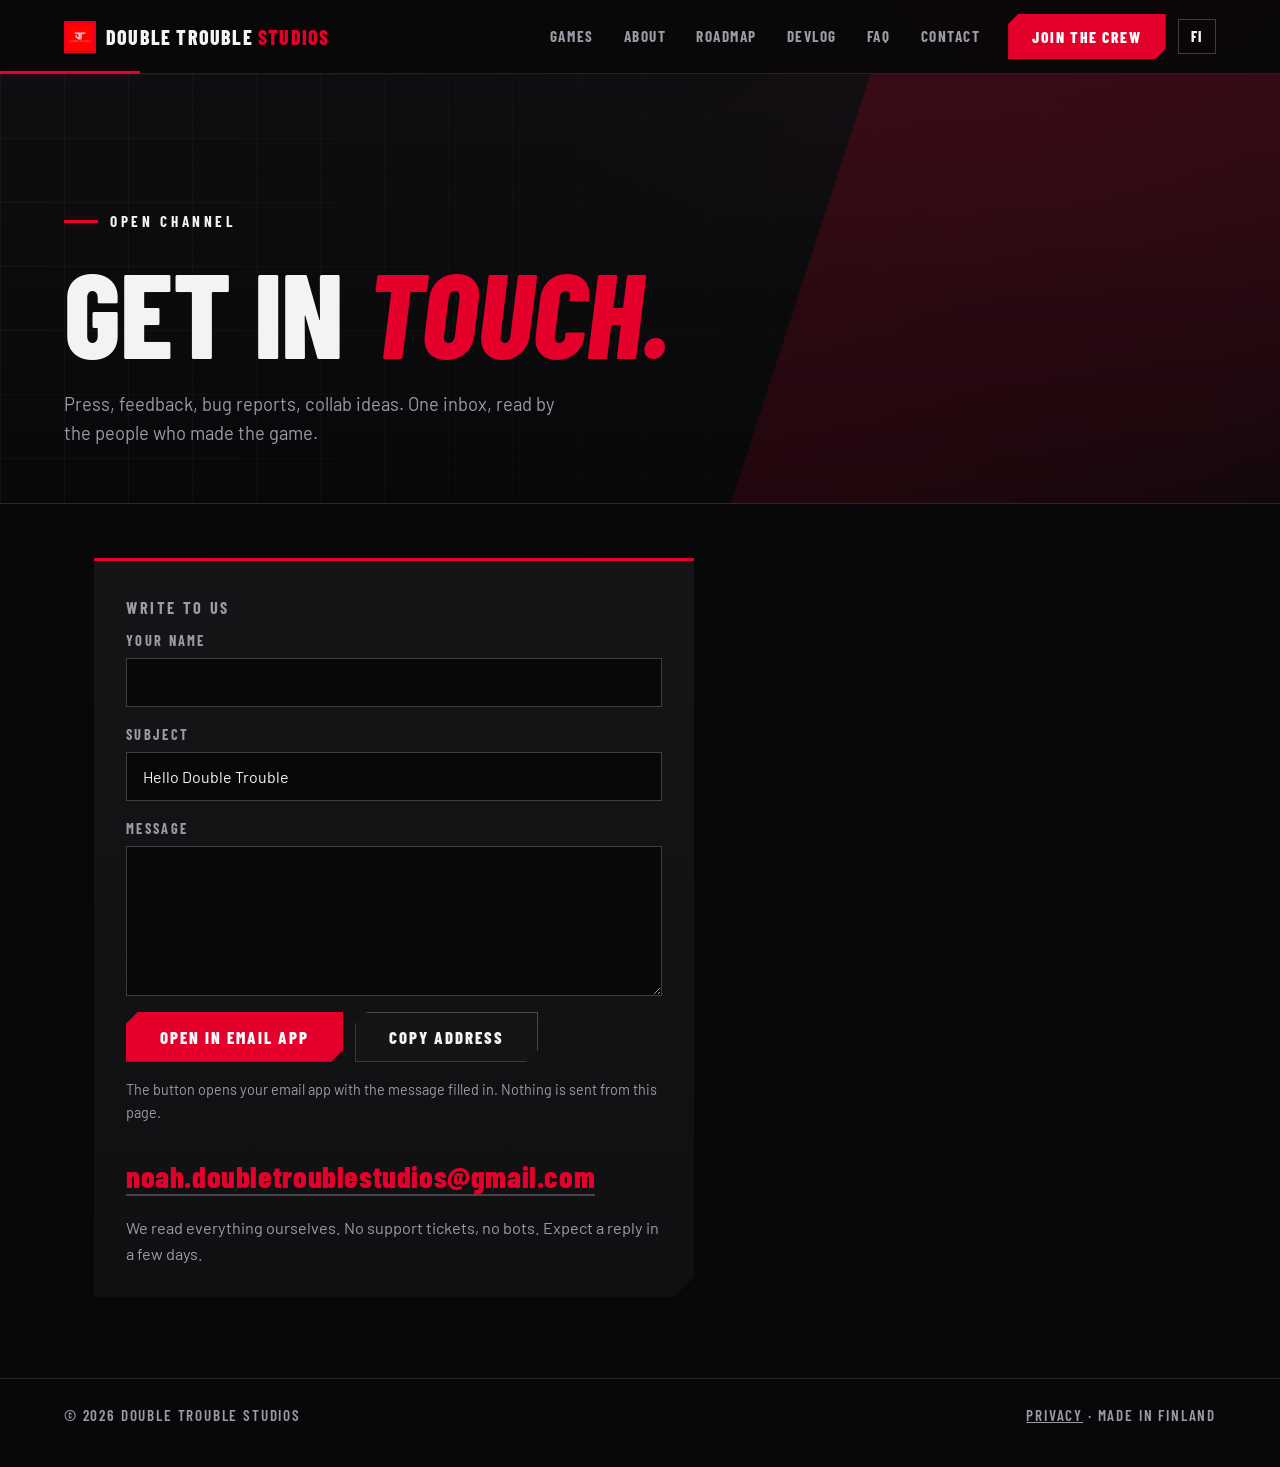
<file: contact.html>
<!DOCTYPE html>
<html lang="en" data-fi-title="Yhteys — Double Trouble Studios">
<head>
  <meta charset="UTF-8">
  <meta name="viewport" content="width=device-width, initial-scale=1.0">
  <title>Contact — Double Trouble Studios</title>
  <meta name="description" content="Get in touch with Double Trouble Studios.">
  <meta name="theme-color" content="#08080a">
  <link rel="canonical" href="https://double-trouble-studios.github.io/Double-Trouble-studios/contact.html">
  <link rel="preconnect" href="https://fonts.googleapis.com">
  <link rel="preconnect" href="https://fonts.gstatic.com" crossorigin>
  <link rel="icon" href="logo.jpg">
  <link rel="stylesheet" href="style.css">
</head>
<body>

  <a class="skip" href="#main" data-fi="Siirry sisältöön">Skip to content</a>

  <nav class="nav">
    <a href="index.html" class="brand">
      <img src="logo.jpg" alt="">
      <span>DOUBLE TROUBLE <em>STUDIOS</em></span>
    </a>
    <div class="nav-links">
      <a href="index.html#games">Games</a>
      <a href="index.html#about">About</a>
      <a href="index.html#roadmap">Roadmap</a>
      <a href="index.html#devlog">Devlog</a>
      <a href="index.html#faq">FAQ</a>
      <a href="contact.html">Contact</a>
      <a href="index.html#crew" class="nav-cta">Join the crew</a>
    </div>
  </nav>

  <header class="hero" style="padding-bottom: 6vh;">
    <p class="eyebrow" data-fi="Avoin kanava">Open channel</p>
    <h1 data-fi="Ota <em>yhteyttä.</em>">Get in <em>touch.</em></h1>
    <p class="hero-sub" data-fi="Lehdistö, palaute, bugiraportit, yhteistyöideat. Yksi postilaatikko, jota lukevat pelin tekijät.">Press, feedback, bug reports, collab ideas. One inbox, read by the people who made the game.</p>
  </header>

  <main id="main">
    <section class="section" style="padding-top: 6vh;">
      <div class="member-panel">
        <p class="lead" style="font-family: var(--font-display); font-weight: 700; letter-spacing: 0.16em; text-transform: uppercase;" data-fi="Kirjoita meille">Write to us</p>

        <form class="contact-form" id="contact-form" novalidate>
          <label><span data-fi="Nimesi">Your name</span>
            <input type="text" id="cf-name" autocomplete="name" maxlength="80">
          </label>
          <label><span data-fi="Aihe">Subject</span>
            <input type="text" id="cf-subject" maxlength="120" value="Hello Double Trouble">
          </label>
          <label><span data-fi="Viesti">Message</span>
            <textarea id="cf-message" maxlength="3000"></textarea>
          </label>
          <div class="contact-actions">
            <button type="submit" class="btn btn-primary"><span class="btn-label" data-fi="Avaa sähköpostissa">Open in email app</span></button>
            <button type="button" class="btn btn-ghost" data-copy="noah.doubletroublestudios@gmail.com" data-fi="Kopioi osoite">Copy address</button>
          </div>
          <p class="contact-hint" data-fi="Painike avaa sähköpostiohjelmasi valmiiksi täytetyllä viestillä. Mitään ei lähetetä tältä sivulta.">The button opens your email app with the message filled in. Nothing is sent from this page.</p>
        </form>

        <p style="margin: 28px 0 0;">
          <a class="mail-link" href="mailto:noah.doubletroublestudios@gmail.com">noah.doubletroublestudios@gmail.com</a>
        </p>
        <p class="lead" style="margin: 14px 0 0;" data-fi="Luemme kaiken itse. Ei tukitikettejä, ei botteja. Odota vastausta muutamassa päivässä.">We read everything ourselves. No support tickets, no bots. Expect a reply in a few days.</p>
      </div>
    </section>
  </main>

  <footer class="footer">
    <span>&copy; 2026 Double Trouble Studios</span>
    <span class="footer-dim"><a href="privacy.html" data-fi="Tietosuoja">Privacy</a> &middot; <span data-fi="Tehty Suomessa">Made in Finland</span></span>
  </footer>

  <script src="nav.js"></script>
  <script>
    // Builds a mailto: link from the form. No backend, nothing leaves the browser until the user sends it.
    (function () {
      var form = document.getElementById("contact-form");
      var subject = document.getElementById("cf-subject");
      var to = "noah.doubletroublestudios@gmail.com";
      var defaultSubject = "Hello Double Trouble";

      form.addEventListener("submit", function (e) {
        e.preventDefault();
        var name = document.getElementById("cf-name").value.trim();
        var message = document.getElementById("cf-message").value.trim();
        var subj = subject.value.trim() || defaultSubject;
        var body = message + (name ? "\n\n" + name : "");
        if (!message) {
          window.dtToast(window.dtT("Write a message first", "Kirjoita ensin viesti"));
          document.getElementById("cf-message").focus();
          return;
        }
        location.href = "mailto:" + to + "?subject=" + encodeURIComponent(subj) + "&body=" + encodeURIComponent(body);
      });

      // Keep the prefilled subject in step with the language until the user edits it
      var edited = false;
      subject.addEventListener("input", function () { edited = true; });
      document.addEventListener("dt:lang", function () {
        if (!edited) subject.value = window.dtT("Hello Double Trouble", "Moi Double Trouble");
      });
      if (window.dtLang === "fi") subject.value = "Moi Double Trouble";
    })();
  </script>
</body>
</html>
</file>
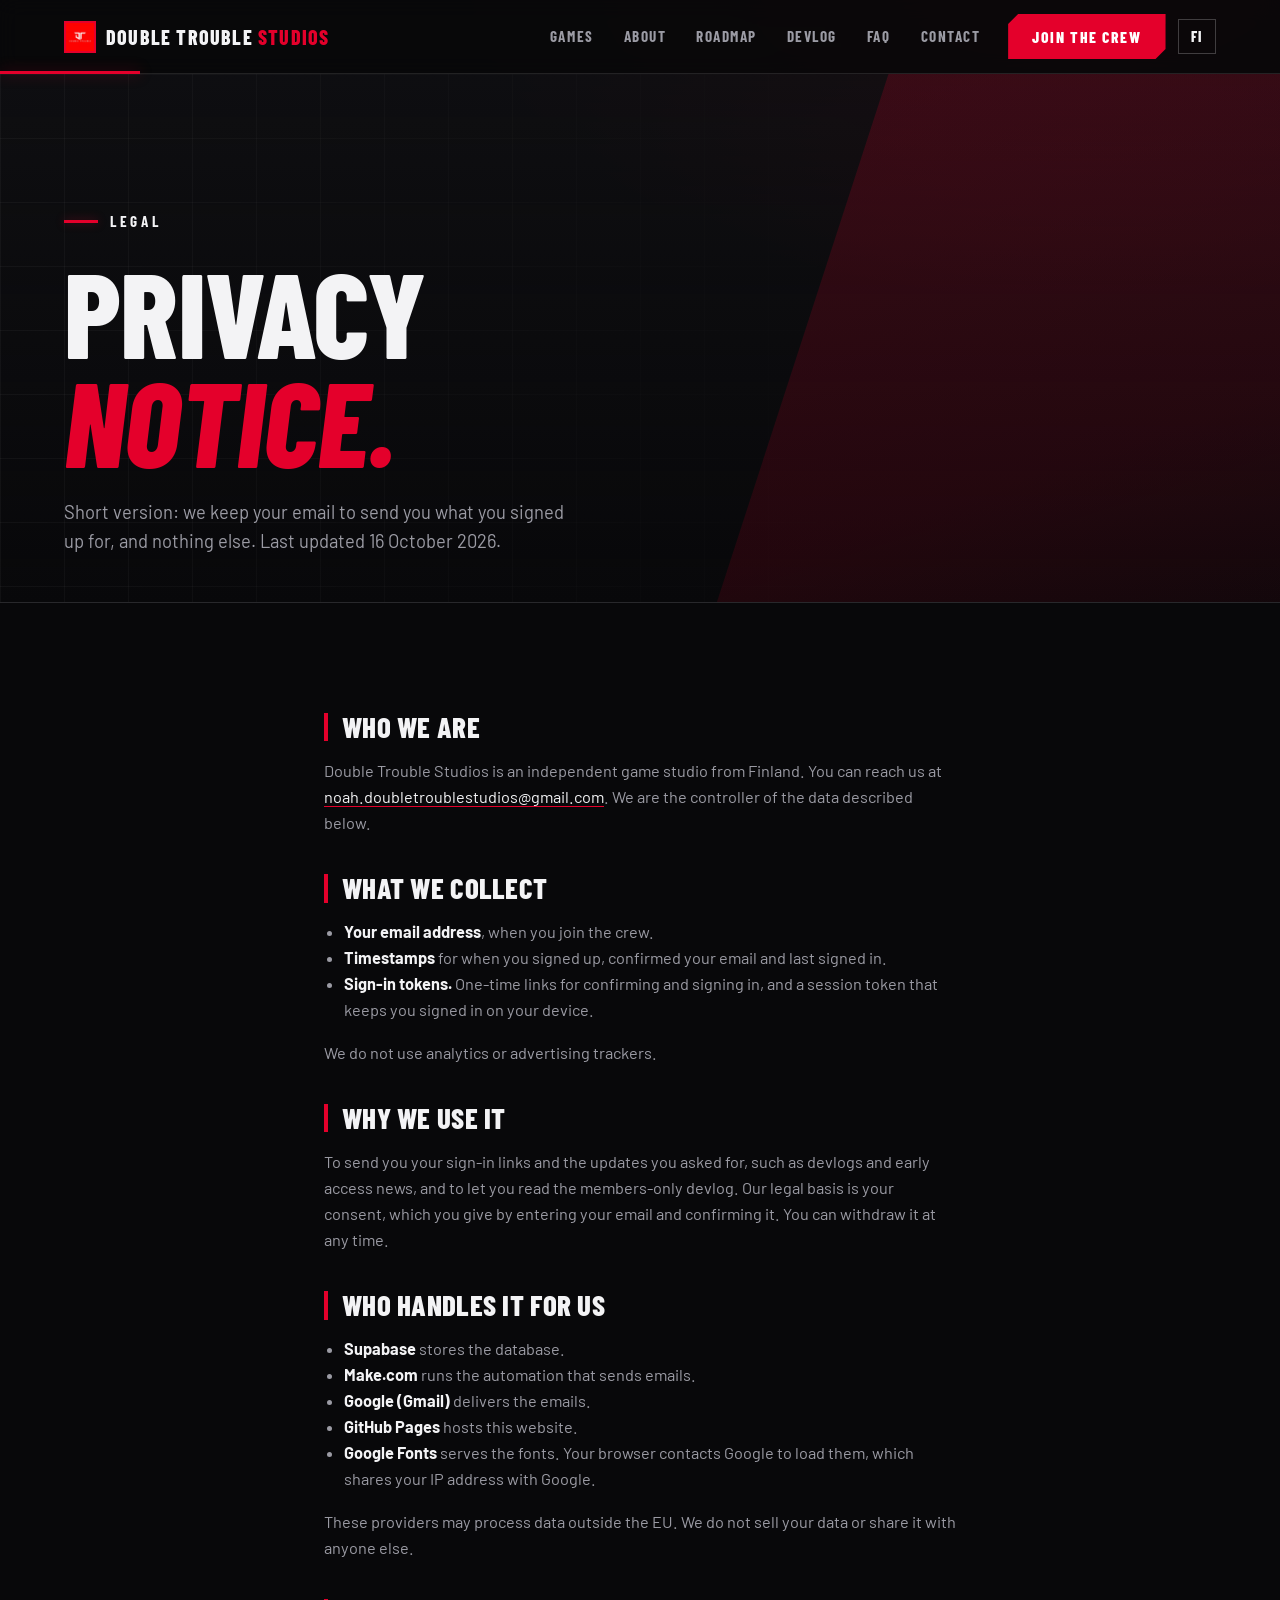
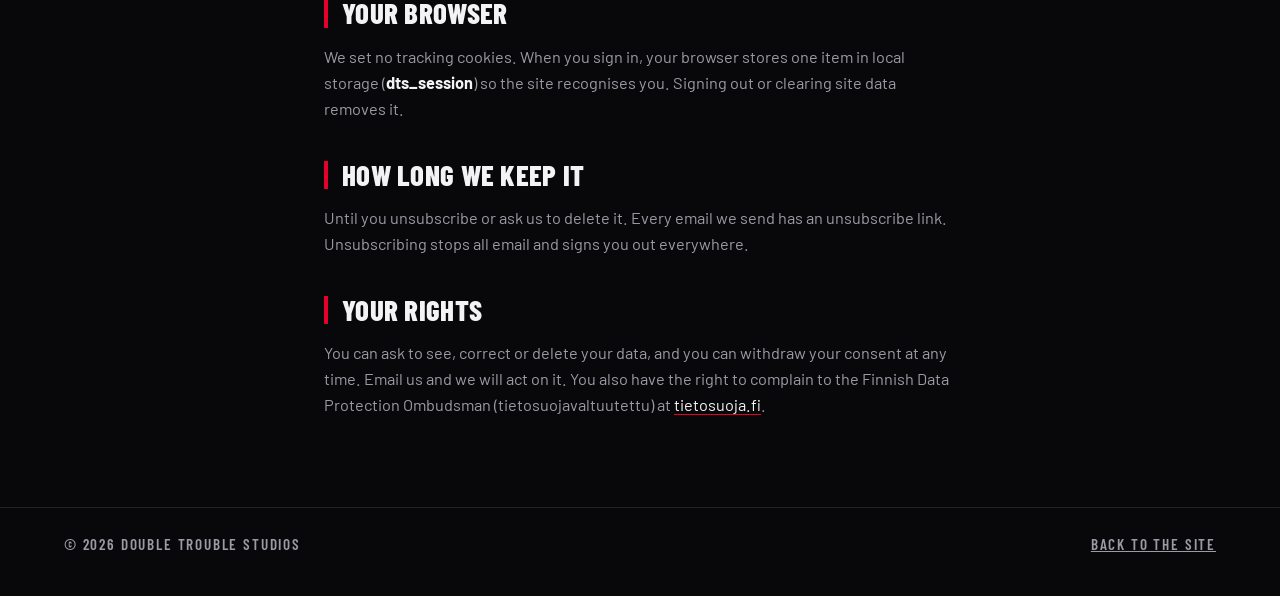
<file: privacy.html>
<!DOCTYPE html>
<html lang="en" data-fi-title="Tietosuojaseloste — Double Trouble Studios">
<head>
  <meta charset="UTF-8">
  <meta name="viewport" content="width=device-width, initial-scale=1.0">
  <title>Privacy notice — Double Trouble Studios</title>
  <meta name="description" content="How Double Trouble Studios handles your email address and data.">
  <meta name="theme-color" content="#08080a">
  <link rel="preconnect" href="https://fonts.googleapis.com">
  <link rel="preconnect" href="https://fonts.gstatic.com" crossorigin>
  <link rel="canonical" href="https://double-trouble-studios.github.io/Double-Trouble-studios/privacy.html">
  <link rel="icon" href="logo.jpg">
  <link rel="stylesheet" href="style.css">
</head>
<body>

  <nav class="nav">
    <a href="index.html" class="brand">
      <img src="logo.jpg" alt="">
      <span>DOUBLE TROUBLE <em>STUDIOS</em></span>
    </a>
    <div class="nav-links">
      <a href="index.html#games">Games</a>
      <a href="index.html#about">About</a>
      <a href="index.html#roadmap">Roadmap</a>
      <a href="index.html#devlog">Devlog</a>
      <a href="index.html#faq">FAQ</a>
      <a href="contact.html">Contact</a>
      <a href="index.html#crew" class="nav-cta">Join the crew</a>
    </div>
  </nav>

  <header class="hero" style="padding-bottom: 5vh;">
    <p class="eyebrow" data-fi="Juridiikka">Legal</p>
    <h1 data-fi="Tietosuoja<em>seloste.</em>">Privacy <em>notice.</em></h1>
    <p class="hero-sub" data-fi="Lyhyesti: säilytämme sähköpostiosoitteesi lähettääksemme sinulle tilaamasi viestit, emme mihinkään muuhun. Päivitetty viimeksi 16.10.2026.">Short version: we keep your email to send you what you signed up for, and nothing else. Last updated 16 October 2026.</p>
  </header>

  <main id="main" class="prose">
    <h2 data-fi="Keitä olemme">Who we are</h2>
    <p data-fi="Double Trouble Studios on itsenäinen pelistudio Suomesta. Tavoitat meidät osoitteessa <a href='mailto:noah.doubletroublestudios@gmail.com'>noah.doubletroublestudios@gmail.com</a>. Olemme alla kuvattujen tietojen rekisterinpitäjä.">Double Trouble Studios is an independent game studio from Finland. You can reach us at <a href="mailto:noah.doubletroublestudios@gmail.com">noah.doubletroublestudios@gmail.com</a>. We are the controller of the data described below.</p>

    <h2 data-fi="Mitä keräämme">What we collect</h2>
    <ul>
      <li data-fi="<strong>Sähköpostiosoitteesi</strong>, kun liityt jengiin."><strong>Your email address</strong>, when you join the crew.</li>
      <li data-fi="<strong>Aikaleimat</strong> siitä, milloin liityit, vahvistit sähköpostisi ja kirjauduit viimeksi."><strong>Timestamps</strong> for when you signed up, confirmed your email and last signed in.</li>
      <li data-fi="<strong>Kirjautumistunnisteet.</strong> Kertakäyttöiset linkit vahvistukseen ja kirjautumiseen sekä istuntotunniste, joka pitää sinut kirjautuneena laitteellasi."><strong>Sign-in tokens.</strong> One-time links for confirming and signing in, and a session token that keeps you signed in on your device.</li>
    </ul>
    <p data-fi="Emme käytä analytiikkaa emmekä mainosseurantaa.">We do not use analytics or advertising trackers.</p>

    <h2 data-fi="Miksi käytämme sitä">Why we use it</h2>
    <p data-fi="Lähettääksemme sinulle kirjautumislinkit ja tilaamasi päivitykset, kuten kehityspäiväkirjat ja ennakkopääsyuutiset, sekä antaaksemme sinun lukea vain jäsenille tarkoitettua kehityspäiväkirjaa. Käsittelyn peruste on suostumuksesi, jonka annat syöttämällä ja vahvistamalla sähköpostisi. Voit peruuttaa sen milloin tahansa.">To send you your sign-in links and the updates you asked for, such as devlogs and early access news, and to let you read the members-only devlog. Our legal basis is your consent, which you give by entering your email and confirming it. You can withdraw it at any time.</p>

    <h2 data-fi="Ketkä käsittelevät sitä puolestamme">Who handles it for us</h2>
    <ul>
      <li data-fi="<strong>Supabase</strong> tallentaa tietokannan."><strong>Supabase</strong> stores the database.</li>
      <li data-fi="<strong>Make.com</strong> pyörittää sähköpostit lähettävää automaatiota."><strong>Make.com</strong> runs the automation that sends emails.</li>
      <li data-fi="<strong>Google (Gmail)</strong> toimittaa sähköpostit."><strong>Google (Gmail)</strong> delivers the emails.</li>
      <li data-fi="<strong>GitHub Pages</strong> isännöi tätä sivustoa."><strong>GitHub Pages</strong> hosts this website.</li>
      <li data-fi="<strong>Google Fonts</strong> tarjoaa fontit. Selaimesi ottaa yhteyden Googleen niiden lataamiseksi, jolloin IP-osoitteesi jaetaan Googlen kanssa."><strong>Google Fonts</strong> serves the fonts. Your browser contacts Google to load them, which shares your IP address with Google.</li>
    </ul>
    <p data-fi="Nämä palveluntarjoajat voivat käsitellä tietoja EU:n ulkopuolella. Emme myy tietojasi emmekä jaa niitä kenellekään muulle.">These providers may process data outside the EU. We do not sell your data or share it with anyone else.</p>

    <h2 data-fi="Selaimesi">Your browser</h2>
    <p data-fi="Emme aseta seurantaevästeitä. Kun kirjaudut sisään, selaimesi tallentaa yhden kohteen paikalliseen tallennustilaan (<strong>dts_session</strong>), jotta sivusto tunnistaa sinut. Uloskirjautuminen tai sivustotietojen tyhjentäminen poistaa sen.">We set no tracking cookies. When you sign in, your browser stores one item in local storage (<strong>dts_session</strong>) so the site recognises you. Signing out or clearing site data removes it.</p>

    <h2 data-fi="Kuinka kauan säilytämme sitä">How long we keep it</h2>
    <p data-fi="Kunnes perut tilauksen tai pyydät meitä poistamaan sen. Jokaisessa lähettämässämme viestissä on peruutuslinkki. Peruutus lopettaa kaiken sähköpostin ja kirjaa sinut ulos kaikkialta.">Until you unsubscribe or ask us to delete it. Every email we send has an unsubscribe link. Unsubscribing stops all email and signs you out everywhere.</p>

    <h2 data-fi="Oikeutesi">Your rights</h2>
    <p data-fi="Voit pyytää nähdä, oikaista tai poistaa tietosi, ja voit peruuttaa suostumuksesi milloin tahansa. Lähetä meille sähköpostia, niin hoidamme asian. Sinulla on myös oikeus tehdä valitus tietosuojavaltuutetulle osoitteessa <a href='https://tietosuoja.fi'>tietosuoja.fi</a>.">You can ask to see, correct or delete your data, and you can withdraw your consent at any time. Email us and we will act on it. You also have the right to complain to the Finnish Data Protection Ombudsman (tietosuojavaltuutettu) at <a href="https://tietosuoja.fi">tietosuoja.fi</a>.</p>
  </main>

  <footer class="footer">
    <span>&copy; 2026 Double Trouble Studios</span>
    <span class="footer-dim" data-fi="<a href='index.html'>Takaisin sivustolle</a>"><a href="index.html">Back to the site</a></span>
  </footer>

  <script src="nav.js"></script>
</body>
</html>
</file>
<file: style.css>
/* Double Trouble Studios — black and red, AAA publisher system */

@import url("https://fonts.googleapis.com/css2?family=Barlow+Condensed:ital,wght@0,600;0,700;0,800;1,800&family=Barlow:wght@400;500;600&display=swap");

:root {
  --bg: #08080a;
  --bg-2: #101013;
  --panel: #151518;
  --line: rgba(255, 255, 255, 0.11);
  --line-strong: rgba(255, 255, 255, 0.22);
  --ink: #f3f3f5;
  --muted: #9b9ba4;
  --red: #e4002b;
  --red-dark: #8c001a;
  --red-glow: rgba(228, 0, 43, 0.35);
  --font-display: "Barlow Condensed", "Arial Narrow", sans-serif;
  --font-body: "Barlow", sans-serif;
}

* { box-sizing: border-box; }
html { scroll-behavior: smooth; }

body {
  margin: 0;
  background:
    radial-gradient(900px 500px at 85% -5%, rgba(228, 0, 43, 0.16), transparent 70%),
    var(--bg);
  background-attachment: fixed;
  color: var(--ink);
  font-family: var(--font-body);
  font-size: 1.02rem;
  line-height: 1.6;
  -webkit-font-smoothing: antialiased;
  overflow-x: hidden;
}

h1, h2, h3 {
  font-family: var(--font-display);
  font-weight: 800;
  text-transform: uppercase;
  letter-spacing: 0.01em;
  margin: 0;
  line-height: 0.98;
}

em { font-style: italic; color: var(--red); }
a { color: inherit; }
.hidden { display: none !important; }

/* ---------- Nav ---------- */
.nav {
  position: sticky;
  top: 0;
  z-index: 40;
  display: flex;
  align-items: center;
  justify-content: space-between;
  gap: 16px;
  padding: 14px 5vw;
  background: rgba(8, 8, 10, 0.88);
  backdrop-filter: blur(10px);
  border-bottom: 1px solid var(--line);
}
.nav::after {
  content: "";
  position: absolute;
  left: 0; bottom: -1px;
  width: 140px; height: 3px;
  background: var(--red);
  box-shadow: 0 0 14px var(--red-glow);
}

.brand {
  display: flex;
  align-items: center;
  gap: 10px;
  text-decoration: none;
  font-family: var(--font-display);
  font-weight: 800;
  font-size: 1.25rem;
  letter-spacing: 0.06em;
  text-transform: uppercase;
  white-space: nowrap;
}
.brand img { width: 32px; height: 32px; border: 2px solid var(--red); }
.brand em { font-style: normal; color: var(--red); }

.nav-links { display: flex; align-items: center; gap: 2px; }
.nav-links a:not(.nav-cta):not(.nav-member) {
  text-decoration: none;
  color: var(--muted);
  font-family: var(--font-display);
  font-weight: 700;
  font-size: 0.95rem;
  letter-spacing: 0.1em;
  text-transform: uppercase;
  padding: 8px 14px;
  transition: color 0.15s ease;
}
.nav-links a:not(.nav-cta):not(.nav-member):hover { color: var(--ink); }

.nav-cta {
  margin-left: 12px;
  padding: 10px 24px;
  text-decoration: none;
  white-space: nowrap;
  background: var(--red);
  color: #fff !important;
  font-family: var(--font-display);
  font-weight: 800;
  font-size: 0.98rem;
  letter-spacing: 0.1em;
  text-transform: uppercase;
  clip-path: polygon(10px 0, 100% 0, 100% calc(100% - 10px), calc(100% - 10px) 100%, 0 100%, 0 10px);
  transition: background 0.15s ease;
}
.nav-cta:hover { background: #ff1a42; }

.nav-member {
  display: flex;
  align-items: center;
  gap: 10px;
  margin-left: 12px;
  padding: 7px 16px;
  border: 1px solid var(--line-strong);
  font-family: var(--font-display);
  font-weight: 700;
  font-size: 0.95rem;
  letter-spacing: 0.06em;
  text-transform: uppercase;
}
.nav-member .dot { width: 8px; height: 8px; background: var(--red); box-shadow: 0 0 10px var(--red); flex-shrink: 0; }
.nav-member .email { text-transform: none; letter-spacing: 0; font-family: var(--font-body); font-weight: 500; font-size: 0.85rem; }
.nav-member button {
  background: none; border: none; color: var(--muted);
  cursor: pointer; font: inherit; font-size: 0.8rem; text-decoration: underline; text-transform: none; padding: 0;
}
.nav-member button:hover { color: var(--red); }

/* ---------- Hero ---------- */
.hero {
  position: relative;
  overflow: hidden;
  padding: 15vh 5vw 13vh;
  display: flex;
  flex-direction: column;
  gap: 24px;
  background: linear-gradient(180deg, rgba(16, 16, 19, 0.75), transparent);
  border-bottom: 1px solid var(--line);
}
.hero::before {
  content: "";
  position: absolute;
  top: -20%; right: -8%;
  width: 46%; height: 150%;
  background: linear-gradient(160deg, var(--red) 0%, var(--red-dark) 60%, transparent 100%);
  transform: skewX(-18deg);
  opacity: 0.2;
  pointer-events: none;
}
.hero::after {
  content: "";
  position: absolute;
  inset: 0;
  background-image:
    linear-gradient(var(--line) 1px, transparent 1px),
    linear-gradient(90deg, var(--line) 1px, transparent 1px);
  background-size: 64px 64px;
  mask-image: linear-gradient(90deg, #000 0%, transparent 70%);
  opacity: 0.35;
  pointer-events: none;
}
.hero > * { position: relative; z-index: 1; }

.eyebrow {
  display: inline-flex;
  align-items: center;
  align-self: flex-start;
  gap: 12px;
  margin: 0;
  font-family: var(--font-display);
  font-weight: 700;
  font-size: 0.95rem;
  letter-spacing: 0.24em;
  text-transform: uppercase;
  color: var(--ink);
}
.eyebrow::before { content: ""; width: 34px; height: 3px; background: var(--red); box-shadow: 0 0 10px var(--red-glow); }

.hero h1 {
  font-size: clamp(3rem, 9.4vw, 8rem);
  line-height: 0.9;
  max-width: 11ch;
  letter-spacing: -0.005em;
}

.hero-sub { max-width: 50ch; margin: 0; font-size: 1.15rem; color: var(--muted); }

.hero-actions { display: flex; gap: 14px; flex-wrap: wrap; margin-top: 10px; }

.btn {
  display: inline-flex;
  align-items: center;
  gap: 8px;
  padding: 15px 34px;
  font-family: var(--font-display);
  font-weight: 800;
  font-size: 1.05rem;
  letter-spacing: 0.12em;
  text-transform: uppercase;
  text-decoration: none;
  border: none;
  cursor: pointer;
  color: var(--ink);
  background: var(--panel);
  box-shadow: inset 0 0 0 1px var(--line-strong);
  clip-path: polygon(12px 0, 100% 0, 100% calc(100% - 12px), calc(100% - 12px) 100%, 0 100%, 0 12px);
  transition: background 0.15s ease, transform 0.15s ease;
}
.btn-primary { background: var(--red); color: #fff; box-shadow: none; }
.btn-primary:hover { background: #ff1a42; transform: translateY(-2px); }
.btn-primary:disabled { opacity: 0.5; cursor: default; transform: none; }
.btn-ghost:hover { background: #fff; color: #08080a; }

/* ---------- Sections ---------- */
.section { padding: 9vh 5vw; max-width: 1220px; margin: 0 auto; }

.section h2 {
  display: flex;
  align-items: center;
  gap: 16px;
  font-size: clamp(2rem, 4.4vw, 3.2rem);
  margin-bottom: 2.4rem;
  padding-left: 18px;
  border-left: 6px solid var(--red);
}
.index {
  order: -1;
  display: inline-flex;
  align-items: center;
  justify-content: center;
  min-width: 42px;
  height: 28px;
  padding: 0 10px;
  font-family: var(--font-display);
  font-weight: 700;
  font-size: 0.95rem;
  letter-spacing: 0.1em;
  color: #fff;
  background: var(--red);
  clip-path: polygon(7px 0, 100% 0, 100% calc(100% - 7px), calc(100% - 7px) 100%, 0 100%, 0 7px);
}
.section h2 .lock-tag { order: 1; }

/* Games */
.grid { display: grid; grid-template-columns: repeat(auto-fill, minmax(260px, 1fr)); gap: 22px; }

.card {
  position: relative;
  background: linear-gradient(180deg, var(--panel), var(--bg-2));
  border: 1px solid var(--line);
  clip-path: polygon(0 0, calc(100% - 20px) 0, 100% 20px, 100% 100%, 0 100%);
  transition: transform 0.2s ease, border-color 0.2s ease;
}
.card::after {
  content: "";
  position: absolute; left: 0; top: 0;
  width: 100%; height: 3px;
  background: var(--red);
  transform: scaleX(0);
  transform-origin: left;
  transition: transform 0.25s ease;
}
.card:hover { transform: translateY(-4px); border-color: var(--line-strong); }
.card:hover::after { transform: scaleX(1); }
.card img, .card-placeholder {
  width: 100%; height: 190px; object-fit: cover; display: block;
  filter: saturate(0.85) contrast(1.08) brightness(0.85);
  background: linear-gradient(135deg, #1b0a0f, #0d0d10);
}
.card-placeholder { display: flex; align-items: center; justify-content: center; }
.card-placeholder svg { width: 56px; opacity: 0.7; }
.card-body { padding: 20px 22px 24px; }
.card-body h3 { font-size: 1.6rem; margin-bottom: 8px; }
.card-body p { margin: 0; color: var(--muted); font-size: 0.97rem; }

.grid-empty {
  grid-column: 1 / -1;
  display: flex; flex-direction: column; align-items: center; gap: 14px;
  padding: 52px 20px;
  border: 1px dashed var(--line-strong);
  color: var(--muted);
  text-align: center;
}
.grid-empty svg { width: 56px; opacity: 0.7; }
.scroll-hint { display: none; }

/* About */
.about-text { max-width: 66ch; margin: 0; font-size: 1.15rem; color: var(--muted); }
.about-text strong { color: var(--ink); font-weight: 600; }

/* How we work */
.cards-3 { display: grid; grid-template-columns: repeat(auto-fit, minmax(240px, 1fr)); gap: 20px; }
.tile {
  padding: 26px 24px 28px;
  background: var(--panel);
  border-top: 3px solid var(--red);
  clip-path: polygon(0 0, 100% 0, 100% calc(100% - 16px), calc(100% - 16px) 100%, 0 100%);
}
.tile h3 { font-size: 1.5rem; margin-bottom: 10px; }
.tile p { margin: 0; color: var(--muted); }

/* Roadmap */
.roadmap {
  list-style: none; margin: 0; padding: 0;
  display: grid; grid-template-columns: repeat(auto-fit, minmax(210px, 1fr)); gap: 0;
}
.step { position: relative; padding: 34px 22px 8px 0; margin-right: 22px; border-top: 2px solid var(--line-strong); }
.step:last-child { margin-right: 0; }
.step::before {
  content: "";
  position: absolute; left: 0; top: -8px;
  width: 14px; height: 14px;
  background: var(--bg);
  border: 2px solid var(--line-strong);
  transform: rotate(45deg);
}
.step-tag {
  display: inline-block;
  margin-bottom: 8px;
  font-family: var(--font-display);
  font-weight: 700;
  font-size: 0.9rem;
  letter-spacing: 0.18em;
  text-transform: uppercase;
  color: var(--muted);
}
.step h3 { font-size: 1.5rem; margin-bottom: 8px; }
.step p { margin: 0; color: var(--muted); font-size: 0.96rem; }
.step.done { border-top-color: var(--red); }
.step.done::before { background: var(--red); border-color: var(--red); }
.step.done .step-tag { color: var(--red); }
.step.active { border-top-color: var(--red); }
.step.active::before { background: var(--red); border-color: #fff; box-shadow: 0 0 14px var(--red); }
.step.active .step-tag { color: #fff; }

/* Devlog */
.devlog { max-width: 880px; display: flex; flex-direction: column; gap: 14px; }
.post {
  display: grid; grid-template-columns: 130px 1fr; gap: 24px;
  padding: 22px 26px;
  background: var(--panel);
  border-left: 4px solid var(--red);
  clip-path: polygon(0 0, 100% 0, 100% calc(100% - 14px), calc(100% - 14px) 100%, 0 100%);
}
.post-date {
  font-family: var(--font-display);
  font-weight: 700;
  font-size: 0.95rem;
  letter-spacing: 0.14em;
  text-transform: uppercase;
  color: var(--red);
  padding-top: 4px;
}
.post h3 { font-size: 1.6rem; margin-bottom: 8px; }
.post p { margin: 0; white-space: pre-line; max-width: 64ch; color: var(--muted); }
.lock-tag {
  font-family: var(--font-display);
  font-weight: 700;
  font-size: 0.85rem;
  letter-spacing: 0.16em;
  color: var(--red);
  border: 1px solid var(--red);
  padding: 2px 10px;
}
.grid-empty .btn { margin-top: 8px; }

/* FAQ */
.faq { max-width: 800px; border-top: 1px solid var(--line); }
.faq details { border-bottom: 1px solid var(--line); }
.faq summary {
  cursor: pointer; list-style: none;
  padding: 20px 4px;
  display: flex; justify-content: space-between; gap: 16px;
  font-family: var(--font-display);
  font-weight: 700;
  font-size: 1.3rem;
  letter-spacing: 0.04em;
  text-transform: uppercase;
}
.faq summary::-webkit-details-marker { display: none; }
.faq summary::after { content: "+"; color: var(--red); font-size: 1.6rem; line-height: 1; }
.faq details[open] summary::after { content: "\2212"; }
.faq summary:hover { color: var(--red); }
.faq details p { margin: 0 4px 20px; color: var(--muted); max-width: 62ch; }
.faq details a { color: var(--red); }

/* ---------- Join / member ---------- */
.member-panel {
  max-width: 600px;
  padding: 34px 32px 30px;
  background: linear-gradient(180deg, var(--panel), var(--bg-2));
  border-top: 3px solid var(--red);
  box-shadow: 0 0 60px -20px var(--red-glow);
  clip-path: polygon(0 0, 100% 0, 100% calc(100% - 20px), calc(100% - 20px) 100%, 0 100%);
}
.member-panel p.lead { margin: 0; color: var(--muted); }

.sub-form { display: flex; gap: 10px; flex-wrap: wrap; margin-top: 22px; }
.sub-form input {
  flex: 1 1 220px;
  padding: 14px 16px;
  border: 1px solid var(--line-strong);
  background: var(--bg);
  color: var(--ink);
  font-family: var(--font-body);
  font-size: 1rem;
  outline: none;
  border-radius: 0;
  transition: border-color 0.15s ease;
}
.sub-form input:focus { border-color: var(--red); box-shadow: 0 0 0 1px var(--red); }
.sub-form input::placeholder { color: #6b6b74; }
.sub-form button { flex: 0 0 auto; }

.sub-status { min-height: 1.4em; margin: 16px 0 0; font-size: 0.95rem; color: var(--muted); }
.sub-status.ok { color: #4ddc8a; font-weight: 600; }
.sub-status.err { color: #ff4d62; font-weight: 600; }

.member-welcome { display: flex; align-items: center; gap: 18px; }
.member-avatar {
  width: 56px; height: 56px;
  display: flex; align-items: center; justify-content: center;
  background: var(--red);
  font-family: var(--font-display);
  font-weight: 800;
  font-size: 1.6rem;
  flex-shrink: 0;
  clip-path: polygon(10px 0, 100% 0, 100% calc(100% - 10px), calc(100% - 10px) 100%, 0 100%, 0 10px);
}
.member-welcome h3 { font-size: 1.6rem; }
.member-badge {
  display: inline-block;
  margin-top: 10px;
  padding: 3px 12px;
  border: 1px solid var(--red);
  color: var(--red);
  font-family: var(--font-display);
  font-weight: 700;
  font-size: 0.85rem;
  letter-spacing: 0.16em;
  text-transform: uppercase;
}
.member-logout {
  margin-top: 22px;
  padding: 10px 20px;
  background: transparent;
  border: 1px solid var(--line-strong);
  color: var(--ink);
  cursor: pointer;
  font-family: var(--font-display);
  font-weight: 700;
  font-size: 0.95rem;
  letter-spacing: 0.12em;
  text-transform: uppercase;
}
.member-logout:hover { border-color: var(--red); color: var(--red); }

.member-count {
  display: inline-flex;
  align-items: center;
  gap: 10px;
  margin: 0 0 20px;
  padding: 6px 16px;
  border: 1px solid var(--red);
  background: rgba(228, 0, 43, 0.1);
  font-family: var(--font-display);
  font-weight: 700;
  font-size: 0.98rem;
  letter-spacing: 0.1em;
  text-transform: uppercase;
}
.member-count::before { content: ""; width: 8px; height: 8px; background: var(--red); box-shadow: 0 0 10px var(--red); }

/* ---------- Footer ---------- */
.footer {
  display: flex; justify-content: space-between; flex-wrap: wrap; gap: 8px;
  padding: 24px 5vw 40px;
  border-top: 1px solid var(--line);
  color: var(--muted);
  font-family: var(--font-display);
  font-weight: 600;
  font-size: 0.95rem;
  letter-spacing: 0.12em;
  text-transform: uppercase;
}

/* ---------- Confirm / contact / 404 ---------- */
.confirm-wrap {
  min-height: 66vh;
  display: flex; flex-direction: column; align-items: center; justify-content: center;
  gap: 16px; text-align: center; padding: 6vh 5vw;
}
.confirm-wrap img { width: 58px; height: 58px; border: 2px solid var(--red); margin-bottom: 4px; }
.confirm-wrap .eyebrow { align-self: center; }
.confirm-wrap h1 { font-size: clamp(2.2rem, 6vw, 4rem); }
.confirm-wrap p { max-width: 48ch; color: var(--muted); }

.mail-link {
  font-family: var(--font-display);
  font-weight: 800;
  font-size: clamp(1.3rem, 3.4vw, 1.9rem);
  letter-spacing: 0.02em;
  color: var(--red);
  text-decoration: none;
  border-bottom: 2px solid var(--line-strong);
  word-break: break-word;
}
.mail-link:hover { border-bottom-color: var(--red); }

/* ---------- Easter egg: chaos mode ---------- */
@keyframes chaos-wobble {
  0%, 100% { transform: translate(0, 0); }
  20% { transform: translate(-3px, 1px) skewX(-2deg); }
  40% { transform: translate(3px, -1px) skewX(2deg); }
  60% { transform: translate(-2px, 2px); }
  80% { transform: translate(2px, -2px); }
}
body.chaos-mode .card, body.chaos-mode .tile, body.chaos-mode .step,
body.chaos-mode .post, body.chaos-mode .member-panel, body.chaos-mode .faq details,
body.chaos-mode .btn, body.chaos-mode .brand img, body.chaos-mode .hero h1 {
  animation: chaos-wobble 0.35s linear infinite;
}
body.chaos-mode { filter: saturate(1.5) contrast(1.1); }

@media (prefers-reduced-motion: reduce) {
  body.chaos-mode .card, body.chaos-mode .tile, body.chaos-mode .step,
  body.chaos-mode .post, body.chaos-mode .member-panel, body.chaos-mode .faq details,
  body.chaos-mode .btn, body.chaos-mode .brand img, body.chaos-mode .hero h1 { animation: none; }
}

@media (max-width: 1180px) {
  .nav { flex-wrap: wrap; padding-bottom: 8px; }
  .nav-links { width: 100%; flex-wrap: wrap; gap: 0; }
  /* With JS available the links collapse behind the menu button */
  html.js .nav { flex-wrap: nowrap; padding-bottom: 14px; }
  html.js .nav-toggle { display: inline-flex; }
  html.js .nav-links {
    display: none;
    position: absolute;
    top: 100%; left: 0; right: 0;
    width: auto;
    flex-direction: column;
    align-items: stretch;
    gap: 0;
    padding: 8px 5vw 20px;
    background: var(--bg);
    border-bottom: 1px solid var(--line);
  }
  html.js .nav.open .nav-links { display: flex; }
  html.js .nav-links a:not(.nav-cta):not(.nav-member) { padding: 14px 4px; border-bottom: 1px solid var(--line); font-size: 1.1rem; }
  html.js .nav-cta { margin: 16px 0 0; text-align: center; justify-content: center; }
  html.js .nav-member { margin: 16px 0 0; }
}
@media (max-width: 760px) {
  .nav-member .email { display: none; }
  .hero { padding: 11vh 5vw 9vh; }
  .section { padding: 7vh 5vw; }
  .step { margin-right: 0; }
  .post { grid-template-columns: 1fr; gap: 6px; padding: 20px; }
  .member-panel { padding: 26px 22px; }
}


/* =====================================================================
   Upgrade: skip link, menu toggle, progress, stats, signup, press, footer
   ===================================================================== */
.skip {
  position: absolute; left: 12px; top: -60px; z-index: 100;
  padding: 10px 16px; background: var(--red); color: #fff;
  font-family: var(--font-display); font-weight: 700; letter-spacing: 0.1em; text-transform: uppercase;
  transition: top 0.15s ease;
}
.skip:focus { top: 12px; }

:focus-visible { outline: 2px solid var(--red); outline-offset: 3px; }
.sr-only { position: absolute; width: 1px; height: 1px; overflow: hidden; clip: rect(0 0 0 0); white-space: nowrap; }

.nav-toggle {
  display: none;
  flex-direction: column; justify-content: center; gap: 5px;
  width: 44px; height: 40px; padding: 0 10px;
  background: transparent; border: 1px solid var(--line-strong); cursor: pointer;
}
.nav-toggle span { display: block; height: 2px; background: var(--ink); transition: transform 0.2s ease, opacity 0.2s ease; }
.nav.open .nav-toggle span:nth-child(1) { transform: translateY(7px) rotate(45deg); }
.nav.open .nav-toggle span:nth-child(2) { opacity: 0; }
.nav.open .nav-toggle span:nth-child(3) { transform: translateY(-7px) rotate(-45deg); }

.nav-links a.is-active:not(.nav-cta) { color: var(--ink); box-shadow: inset 0 -2px 0 var(--red); }

.scroll-progress {
  position: fixed; top: 0; left: 0; right: 0; height: 3px; z-index: 60;
  background: var(--red); box-shadow: 0 0 10px var(--red-glow);
  transform: scaleX(0); transform-origin: left; pointer-events: none;
}

.to-top {
  position: fixed; right: 20px; bottom: 20px; z-index: 50;
  width: 46px; height: 46px; display: flex; align-items: center; justify-content: center;
  background: var(--red); color: #fff; border: none; cursor: pointer; font-size: 1.3rem;
  clip-path: polygon(10px 0, 100% 0, 100% calc(100% - 10px), calc(100% - 10px) 100%, 0 100%, 0 10px);
  opacity: 0; transform: translateY(12px); pointer-events: none;
  transition: opacity 0.2s ease, transform 0.2s ease, background 0.15s ease;
}
.to-top.show { opacity: 1; transform: none; pointer-events: auto; }
.to-top:hover { background: #ff1a42; }

/* Sections slide up a little when they arrive; they are never fully hidden */
.reveal.armed { opacity: 0.55; transform: translateY(26px); transition: opacity 0.6s ease, transform 0.6s ease; }
.reveal.armed.in { opacity: 1; transform: none; }

/* Hero inline signup */
.signup-inline { max-width: 560px; margin-top: 6px; }
.signup-inline .sub-form { margin-top: 0; }
.signup-inline .sub-form input[type="email"] { background: rgba(8, 8, 10, 0.85); }

.hp { position: absolute !important; left: -9999px; width: 1px; height: 1px; opacity: 0; pointer-events: none; }

.sub-note { margin: 12px 0 0; font-size: 0.85rem; color: var(--muted); }
.sub-note a, .sub-hint a { color: var(--ink); text-decoration: underline; text-decoration-color: var(--red); text-underline-offset: 3px; }

.btn.loading { opacity: 0.8; cursor: progress; }
.btn.loading .btn-label::after { content: ""; display: inline-block; width: 12px; height: 12px; margin-left: 10px; border: 2px solid rgba(255,255,255,0.4); border-top-color: #fff; border-radius: 50%; animation: spin 0.7s linear infinite; vertical-align: -1px; }
@keyframes spin { to { transform: rotate(360deg); } }

.sub-success { padding: 20px 22px; border: 1px solid var(--red); background: rgba(228, 0, 43, 0.08); }
.sub-success h3 { font-size: 1.6rem; margin-bottom: 8px; }
.sub-success p { margin: 0 0 10px; color: var(--ink); }
.sub-success strong { word-break: break-all; }
.sub-hint { color: var(--muted) !important; font-size: 0.92rem; margin-bottom: 0 !important; }
.link-btn { background: none; border: none; padding: 0; font: inherit; color: var(--ink); text-decoration: underline; text-decoration-color: var(--red); text-underline-offset: 3px; cursor: pointer; }
.link-btn:disabled { color: var(--muted); text-decoration: none; cursor: default; }
.link-btn:not(:disabled):hover { color: var(--red); }

/* Stats band */
.stats { border-bottom: 1px solid var(--line); background: rgba(16, 16, 19, 0.6); }
.stats-inner { max-width: 1220px; margin: 0 auto; padding: 0 5vw; display: grid; grid-template-columns: repeat(auto-fit, minmax(150px, 1fr)); }
.stat { display: flex; flex-direction: column; gap: 2px; padding: 26px 20px 24px 0; border-right: 1px solid var(--line); }
.stat + .stat { padding-left: 24px; }
.stat:last-child { border-right: none; }
.stat-num { font-family: var(--font-display); font-weight: 800; font-size: clamp(1.8rem, 3.6vw, 2.6rem); line-height: 1; text-transform: uppercase; }
.stat-label { font-family: var(--font-display); font-weight: 600; font-size: 0.85rem; letter-spacing: 0.18em; text-transform: uppercase; color: var(--red); }

/* Press kit */
.press { display: grid; grid-template-columns: 1.6fr 1fr; gap: 40px; align-items: start; }
.press-copy > p { margin: 0 0 22px; font-size: 1.1rem; color: var(--muted); max-width: 60ch; }
.facts { margin: 0 0 26px; border-top: 1px solid var(--line); }
.facts div { display: grid; grid-template-columns: 150px 1fr; gap: 16px; padding: 12px 0; border-bottom: 1px solid var(--line); }
.facts dt { font-family: var(--font-display); font-weight: 700; font-size: 0.95rem; letter-spacing: 0.14em; text-transform: uppercase; color: var(--red); }
.facts dd { margin: 0; word-break: break-word; }
.facts a { text-decoration: underline; text-decoration-color: var(--line-strong); text-underline-offset: 3px; }
.press-logo { padding: 28px; background: var(--panel); border-top: 3px solid var(--red); display: flex; align-items: center; justify-content: center; }
.press-logo img { width: min(100%, 240px); height: auto; display: block; }

/* Crew section: perks next to the form */
.crew-grid { display: grid; grid-template-columns: 1fr 1.1fr; gap: 44px; align-items: start; }
.crew-grid .member-panel { max-width: none; }
.perks { list-style: none; margin: 0; padding: 0; display: flex; flex-direction: column; gap: 18px; }
.perks li { display: flex; flex-direction: column; gap: 2px; padding-left: 20px; border-left: 3px solid var(--red); }
.perks strong { font-family: var(--font-display); font-weight: 800; font-size: 1.35rem; letter-spacing: 0.03em; text-transform: uppercase; }
.perks span { color: var(--muted); }
.crew-grid:has(.perks.hidden) { grid-template-columns: 1fr; }

/* Closing call to action */
.cta-band { margin-top: 4vh; border-top: 1px solid var(--line); border-bottom: 1px solid var(--line); background: linear-gradient(100deg, rgba(228,0,43,0.22), rgba(8,8,10,0) 70%), var(--bg-2); }
.cta-inner { max-width: 1220px; margin: 0 auto; padding: 8vh 5vw; display: flex; align-items: center; justify-content: space-between; gap: 40px; flex-wrap: wrap; }
.cta-inner h2 { font-size: clamp(2.2rem, 5vw, 4rem); }
.cta-inner p { margin: 8px 0 0; color: var(--muted); }
.cta-inner .signup { flex: 1 1 380px; max-width: 520px; margin: 0; }

/* Rich footer */
.site-footer { margin-top: 0; border-top: 1px solid var(--line); background: var(--bg); }
.site-footer-grid { max-width: 1220px; margin: 0 auto; padding: 56px 5vw 36px; display: grid; grid-template-columns: 1.6fr 1fr 1fr; gap: 40px; }
.footer-brand p { margin: 14px 0 0; color: var(--muted); max-width: 34ch; }
.site-footer h4 { margin: 0 0 14px; font-family: var(--font-display); font-weight: 700; font-size: 0.95rem; letter-spacing: 0.2em; text-transform: uppercase; color: var(--red); }
.site-footer-grid a:not(.brand) { display: block; padding: 5px 0; color: var(--muted); text-decoration: none; transition: color 0.15s ease; }
.site-footer-grid a:not(.brand):hover { color: var(--ink); }
.site-footer-bottom { max-width: 1220px; margin: 0 auto; padding: 20px calc(5vw + 60px) 40px 5vw; display: flex; justify-content: space-between; flex-wrap: wrap; gap: 8px; border-top: 1px solid var(--line); color: var(--muted); font-family: var(--font-display); font-weight: 600; font-size: 0.95rem; letter-spacing: 0.12em; text-transform: uppercase; }

/* Prose pages (privacy) */
.prose { max-width: 760px; margin: 0 auto; padding: 8vh 5vw; }
.prose h2 { font-size: 1.8rem; margin: 2.4rem 0 0.8rem; padding-left: 14px; border-left: 4px solid var(--red); }
.prose p, .prose li { color: var(--muted); }
.prose strong { color: var(--ink); }
.prose a { color: var(--ink); text-decoration: underline; text-decoration-color: var(--red); text-underline-offset: 3px; }
.prose ul { padding-left: 20px; }

@media (max-width: 860px) {
  .press, .crew-grid { grid-template-columns: 1fr; gap: 28px; }
  .site-footer-grid { grid-template-columns: 1fr 1fr; }
  .footer-brand { grid-column: 1 / -1; }
  .facts div { grid-template-columns: 1fr; gap: 2px; }
  .stat { padding: 20px 16px 18px 0; }
  .stat + .stat { padding-left: 0; }
  .stat { border-right: none; border-bottom: 1px solid var(--line); }
  .cta-inner { padding: 6vh 5vw; }
}
@media (prefers-reduced-motion: reduce) {
  .reveal.armed, .reveal.armed.in { opacity: 1; transform: none; transition: none; }
  .btn.loading .btn-label::after { animation: none; }
}

@media (max-width: 560px) {
  .signup .sub-form button { width: 100%; justify-content: center; }
  .hero-actions .btn { flex: 1 1 100%; justify-content: center; }
}

/* =====================================================================
   More: language switch, toast, mobile join bar, devlog teaser,
   game links, contact form, retro mode
   ===================================================================== */
.lang-toggle {
  margin-left: 10px;
  padding: 8px 12px;
  background: transparent;
  border: 1px solid var(--line-strong);
  color: var(--ink);
  cursor: pointer;
  font-family: var(--font-display);
  font-weight: 800;
  font-size: 0.9rem;
  letter-spacing: 0.12em;
  transition: border-color 0.15s ease, color 0.15s ease;
}
.lang-toggle:hover { border-color: var(--red); color: var(--red); }
@media (max-width: 1180px) {
  html.js .lang-toggle { margin: 12px 0 0; align-self: flex-start; }
}

.toast {
  position: fixed; left: 50%; bottom: 28px; z-index: 90;
  transform: translate(-50%, 20px);
  padding: 12px 22px;
  background: var(--ink); color: var(--bg);
  font-family: var(--font-display); font-weight: 700; letter-spacing: 0.08em; text-transform: uppercase; font-size: 0.95rem;
  opacity: 0; pointer-events: none;
  clip-path: polygon(10px 0, 100% 0, 100% calc(100% - 10px), calc(100% - 10px) 100%, 0 100%, 0 10px);
  transition: opacity 0.2s ease, transform 0.2s ease;
}
.toast.show { opacity: 1; transform: translate(-50%, 0); }

/* Sticky join bar, phones only, hidden while a form is on screen */
.mobile-cta { display: none; }
@media (max-width: 760px) {
  .mobile-cta {
    position: fixed; left: 0; right: 0; bottom: 0; z-index: 45;
    display: block; padding: 16px;
    text-align: center; text-decoration: none;
    background: var(--red); color: #fff;
    font-family: var(--font-display); font-weight: 800; font-size: 1.1rem; letter-spacing: 0.14em; text-transform: uppercase;
    transform: translateY(110%);
    transition: transform 0.25s ease;
  }
  body.past-hero:not(.signup-in-view) .mobile-cta { transform: none; }
  .mobile-cta.hidden { display: none !important; }
  .to-top { bottom: 84px; }
  body { padding-bottom: 0; }
}

/* Devlog teaser for guests */
.teaser { max-width: 880px; margin-bottom: 18px; }
.teaser-label { margin: 0 0 10px; font-family: var(--font-display); font-weight: 700; font-size: 0.9rem; letter-spacing: 0.2em; text-transform: uppercase; color: var(--red); }
.teaser-item { display: grid; grid-template-columns: 130px 1fr auto; gap: 18px; align-items: baseline; padding: 14px 0; border-top: 1px solid var(--line); }
.teaser-item:last-child { border-bottom: 1px solid var(--line); }
.teaser-item time { font-family: var(--font-display); font-weight: 700; font-size: 0.95rem; letter-spacing: 0.12em; text-transform: uppercase; color: var(--muted); }
.teaser-item strong { font-family: var(--font-display); font-weight: 800; font-size: 1.35rem; text-transform: uppercase; }
.teaser-lock { font-family: var(--font-display); font-weight: 700; font-size: 0.8rem; letter-spacing: 0.16em; text-transform: uppercase; color: var(--red); border: 1px solid var(--red); padding: 2px 10px; white-space: nowrap; }
@media (max-width: 760px) {
  .teaser-item { grid-template-columns: 1fr auto; gap: 4px 12px; }
  .teaser-item time { grid-column: 1 / -1; }
}

/* Game cards */
.card-link { margin-top: 16px; padding: 10px 22px; font-size: 0.95rem; }
.card-next { border-style: dashed; background: transparent; }
.card-next .next-mark {
  font-family: var(--font-display); font-weight: 800; font-size: 5rem; color: var(--red);
  background: repeating-linear-gradient(135deg, rgba(228,0,43,0.08) 0 10px, transparent 10px 20px);
}
.card-next:hover { border-color: var(--red); }

.share-btn { margin-top: 18px; padding: 10px 22px; font-size: 0.95rem; }

/* Contact form */
.contact-form { display: grid; gap: 16px; margin-top: 8px; }
.contact-form label { display: grid; gap: 6px; font-family: var(--font-display); font-weight: 700; font-size: 0.9rem; letter-spacing: 0.16em; text-transform: uppercase; color: var(--muted); }
.contact-form input, .contact-form textarea {
  width: 100%; padding: 14px 16px;
  background: var(--bg); color: var(--ink);
  border: 1px solid var(--line-strong); border-radius: 0;
  font-family: var(--font-body); font-size: 1rem; text-transform: none; letter-spacing: 0; font-weight: 400;
  outline: none;
}
.contact-form textarea { min-height: 150px; resize: vertical; }
.contact-form input:focus, .contact-form textarea:focus { border-color: var(--red); box-shadow: 0 0 0 1px var(--red); }
.contact-actions { display: flex; gap: 12px; flex-wrap: wrap; }
.contact-hint { margin: 0; font-size: 0.9rem; color: var(--muted); }

/* Easter egg: Konami code */
body.retro-mode { filter: hue-rotate(115deg) saturate(1.6) contrast(1.1); }
body.retro-mode * { font-family: "Courier New", monospace !important; letter-spacing: 0.02em; }
@media (prefers-reduced-motion: reduce) {
  body.retro-mode { filter: none; }
}

/* Finnish headlines run longer than English ones */
html[lang="fi"] .hero h1 { font-size: clamp(2.6rem, 7.2vw, 6rem); max-width: 14ch; }
html[lang="fi"] .cta-inner h2 { font-size: clamp(2rem, 4.4vw, 3.4rem); }
</file>
